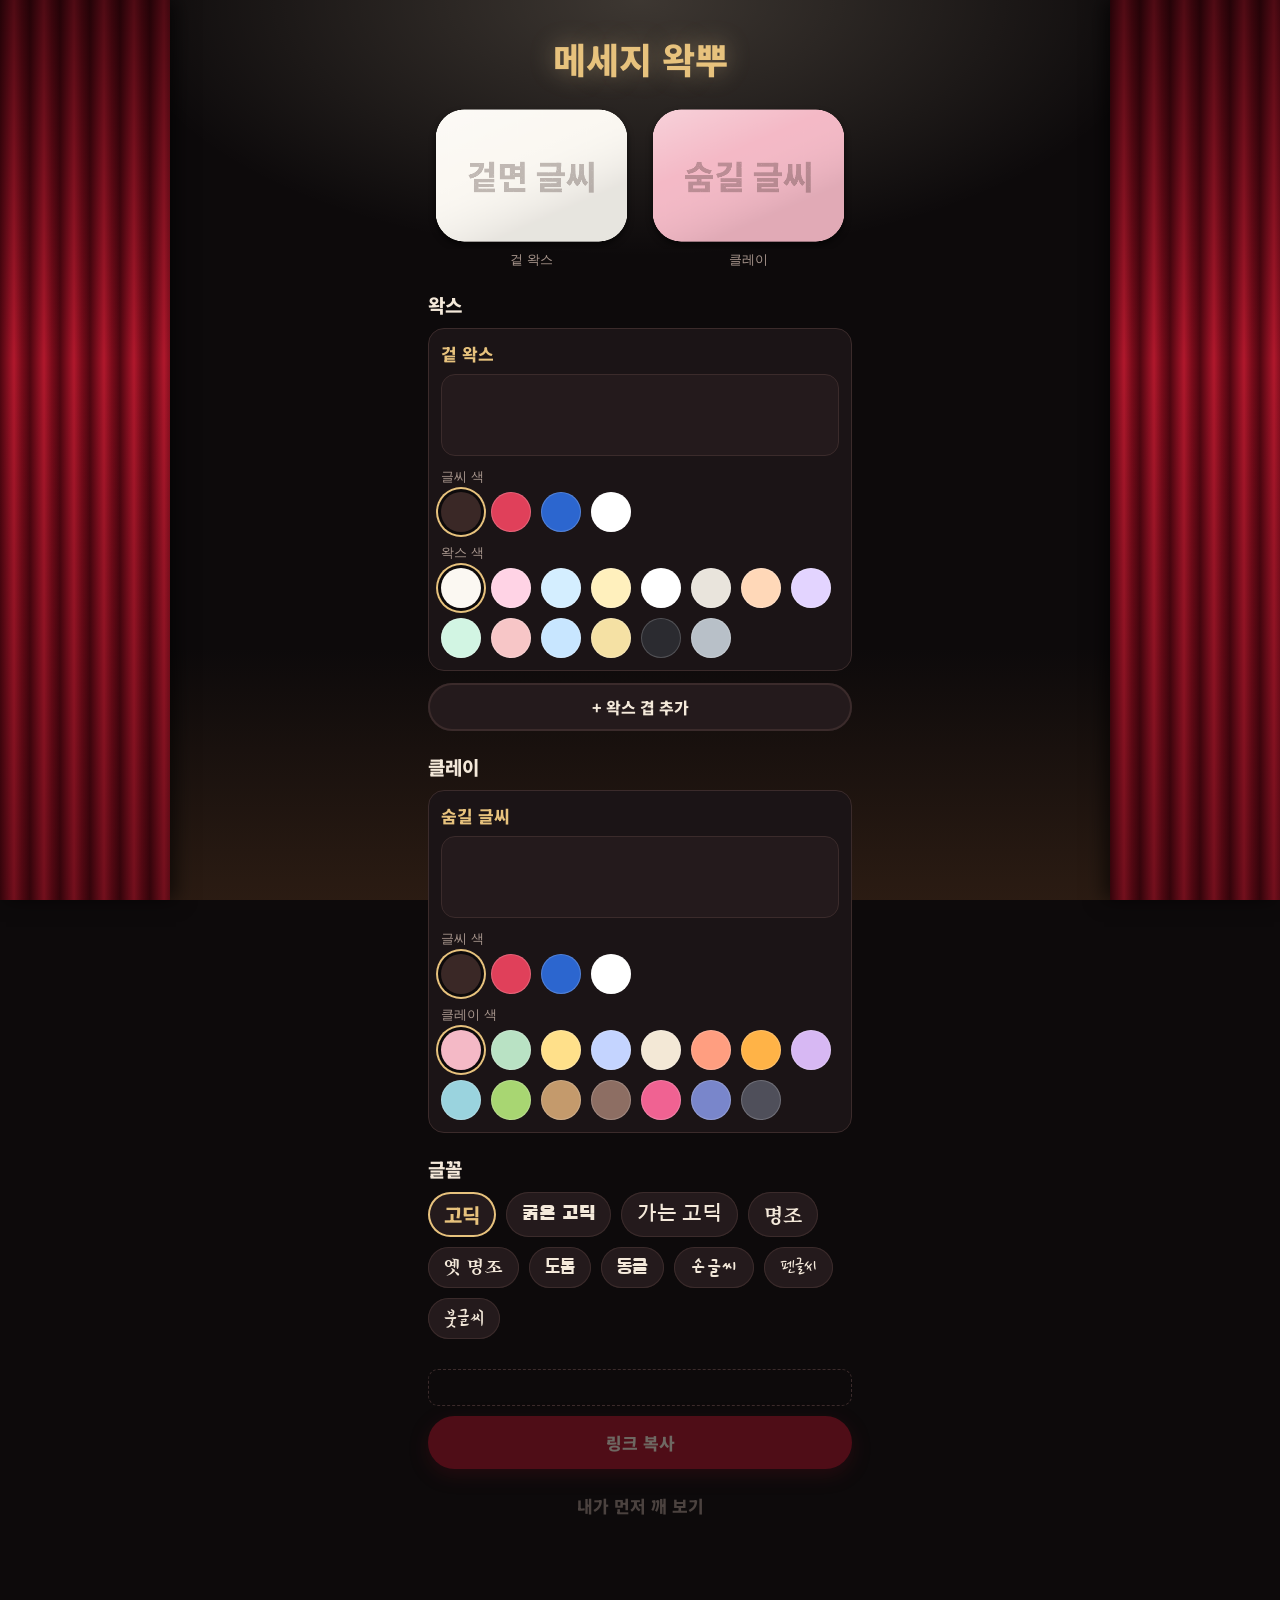
<file: index.html>
<!doctype html>
<html lang="ko">
<head>
  <meta charset="utf-8" />
  <meta name="viewport" content="width=device-width, initial-scale=1, viewport-fit=cover" />
  <title>메세지 왁뿌</title>
  <meta name="description" content="비누에 글씨를 쓰고 왁스로 덮어 보내요. 받은 사람이 왁스를 깨면 글씨가 나와요." />
  <link rel="preconnect" href="https://fonts.googleapis.com" />
  <link rel="preconnect" href="https://fonts.gstatic.com" crossorigin />
  <link rel="stylesheet" href="https://fonts.googleapis.com/css2?family=Black+Han+Sans&family=Do+Hyeon&family=Gaegu:wght@700&family=Gothic+A1:wght@600&family=Jua&family=Nanum+Pen+Script&family=Noto+Sans+KR:wght@800&family=Noto+Serif+KR:wght@700&family=Song+Myung&family=Yeon+Sung&display=swap" />
  <link rel="stylesheet" href="style.css" />
  <script type="importmap">
    {
      "imports": {
        "three": "https://cdn.jsdelivr.net/npm/three@0.160.0/build/three.module.js",
        "three/addons/": "https://cdn.jsdelivr.net/npm/three@0.160.0/examples/jsm/"
      }
    }
  </script>
</head>
<body>
  <!-- 작성 화면 -->
  <div class="curtain left" aria-hidden="true"></div>
  <div class="curtain right" aria-hidden="true"></div>
  <main id="compose" class="compose">
    <header class="brand">
      <h1>메세지 왁뿌</h1>
    </header>

    <p id="notice" class="notice" hidden>링크가 잘못됐어요. 새로 만들어 보세요.</p>

    <div id="previews" class="previews"></div>

    <section class="field">
      <h2 class="field-title">왁스</h2>
      <div id="layers" class="layers"></div>
      <button id="addLayer" type="button" class="secondary add-layer">+ 왁스 겹 추가</button>
    </section>

    <section class="field">
      <h2 class="field-title">클레이</h2>
      <div class="layer-card">
        <div class="layer-head"><b>숨길 글씨</b></div>
        <textarea id="clayText" class="text" rows="2" autocomplete="off" aria-label="숨길 글씨"></textarea>
        <div class="sub">글씨 색</div>
        <div id="inks" class="swatches"></div>
        <div class="sub">클레이 색</div>
        <div id="clays" class="swatches"></div>
      </div>
    </section>

    <section class="field">
      <h2 class="field-title">글꼴</h2>
      <div id="fonts" class="chips"></div>
    </section>
    <section class="actions">
      <input id="link" class="link" type="text" readonly aria-label="보낼 링크" />
      <button id="copy" class="primary" disabled>링크 복사</button>
      <button id="share" class="secondary" disabled hidden>공유하기</button>
      <button id="try" class="ghost" disabled>내가 먼저 깨 보기</button>
      <p id="toast" class="toast" role="status"></p>
    </section>
  </main>

  <!-- 깨기 화면 -->
  <div id="play" class="play">
    <canvas id="scene"></canvas>
    <div id="loading" class="loading"></div>
  </div>

  <script type="module" src="src/main.js"></script>
</body>
</html>
</file>
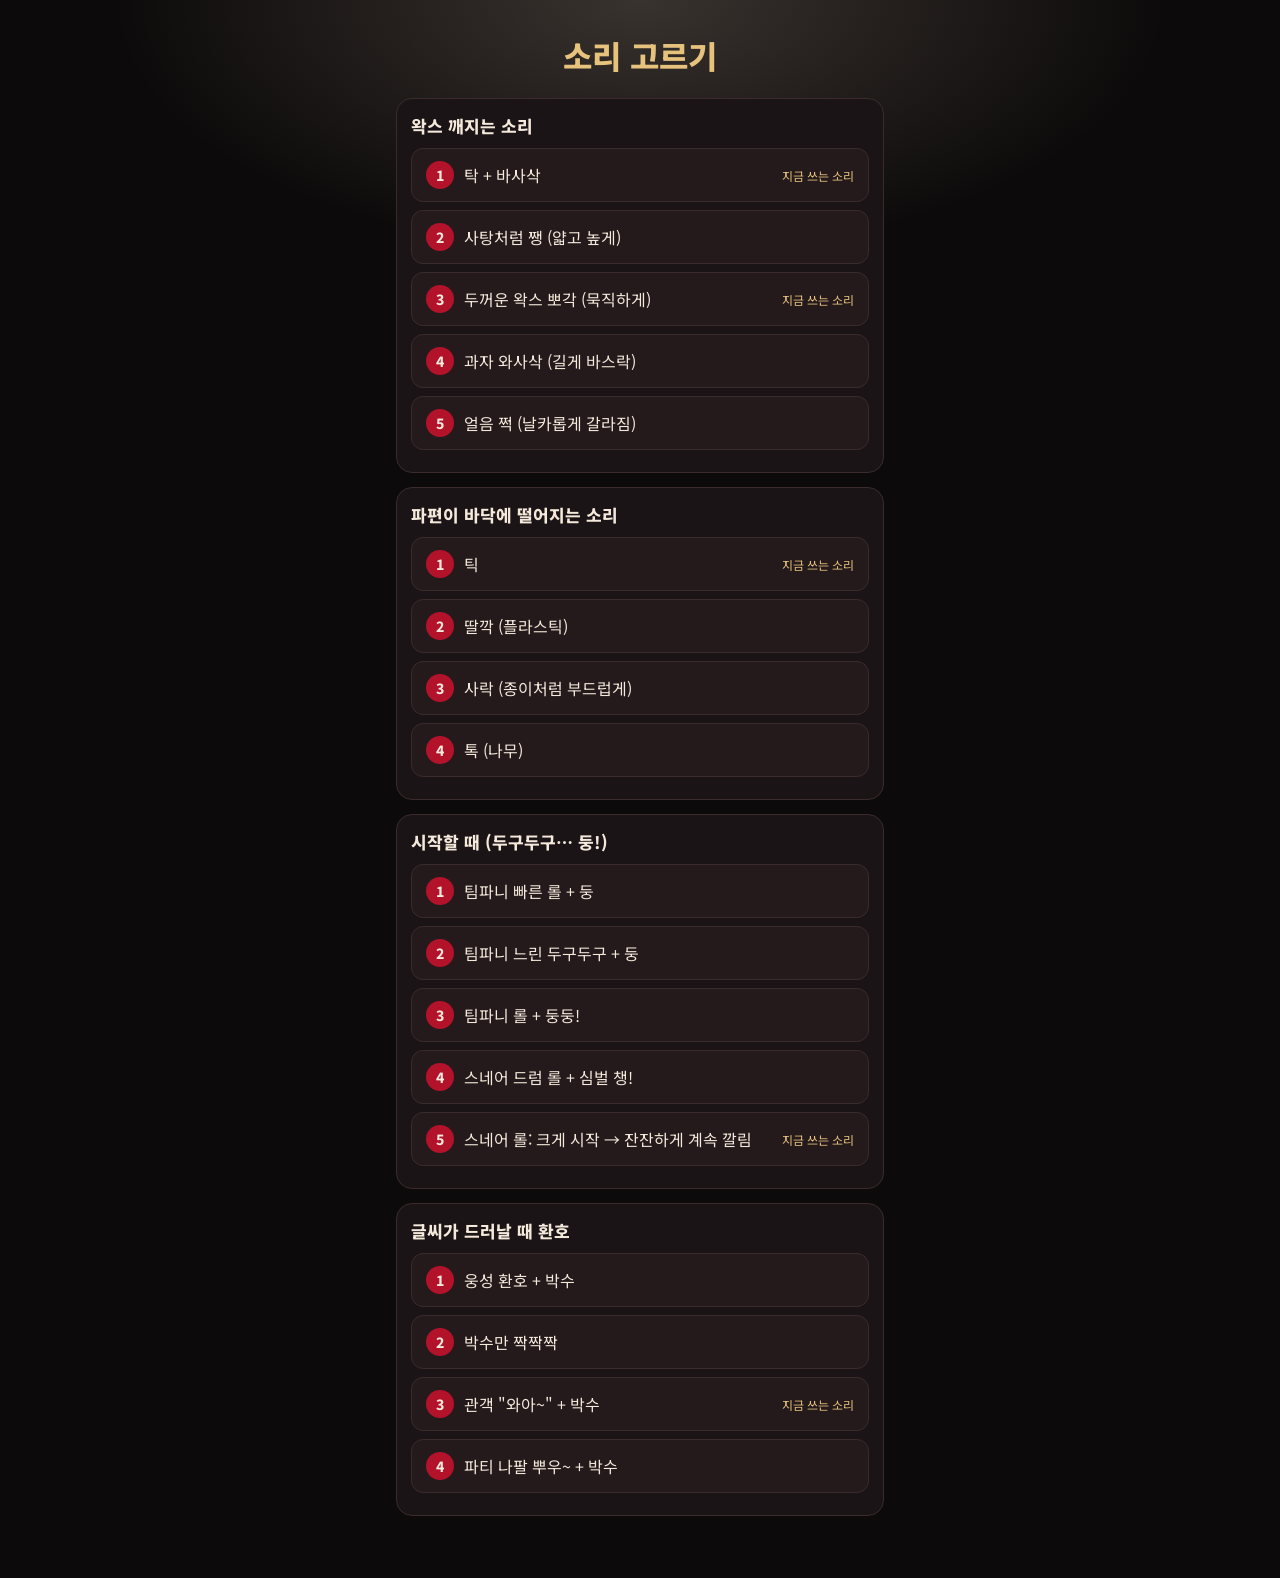
<file: sounds.html>
<!doctype html>
<html lang="ko">
<head>
  <meta charset="utf-8" />
  <meta name="viewport" content="width=device-width, initial-scale=1" />
  <title>소리 고르기</title>
  <link rel="stylesheet" href="https://fonts.googleapis.com/css2?family=Noto+Sans+KR:wght@400;800&display=swap" />
  <style>
    :root { --bg: #0d0a0b; --ink: #f4e9da; --muted: #a8968d; --gold: #e7c27d; --card: #1b1416; --line: #3b2b2b; --accent: #b3122b; }
    * { box-sizing: border-box; }
    body {
      margin: 0; color: var(--ink); font-family: 'Noto Sans KR', system-ui, sans-serif;
      background: radial-gradient(ellipse 55% 38% at 50% 0%, rgba(255, 236, 205, 0.18), transparent 75%), var(--bg);
      background-attachment: fixed;
    }
    main { max-width: 520px; margin: 0 auto; padding: 24px 16px 48px; }
    h1 { font-weight: 800; color: var(--gold); text-align: center; margin: 8px 0 20px; }
    section { background: var(--card); border: 1px solid var(--line); border-radius: 16px; padding: 14px; margin-bottom: 14px; }
    h2 { font-size: 17px; font-weight: 800; margin: 0 0 10px; }
    button {
      display: flex; align-items: center; gap: 10px; width: 100%; text-align: left;
      font: inherit; font-size: 16px; color: var(--ink); background: #241a1c;
      border: 1px solid var(--line); border-radius: 12px; padding: 12px 14px; margin-bottom: 8px; cursor: pointer;
    }
    button:active, button.playing { border-color: var(--gold); }
    .no { flex: none; width: 28px; height: 28px; border-radius: 50%; display: grid; place-items: center; background: var(--accent); font-weight: 800; font-size: 14px; }
    .now { margin-left: auto; font-size: 12px; color: var(--gold); }
  </style>
</head>
<body>
  <main>
    <h1>소리 고르기</h1>
    <div id="list"></div>
  </main>
  <script type="module">
    import { VARIANTS, toBuffer } from './src/sound-variants.js';
    import { CHOICE } from './src/sound.js';

    let ctx = null;
    const list = document.getElementById('list');
    for (const [key, group] of Object.entries(VARIANTS)) {
      const sec = document.createElement('section');
      const h = document.createElement('h2');
      h.textContent = group.title;
      sec.append(h);
      group.list.forEach((v, i) => {
        const b = document.createElement('button');
        b.innerHTML = `<span class="no">${i + 1}</span><span></span>`;
        b.children[1].textContent = v.name;
        if ([CHOICE[key]].flat().includes(i)) {
          const now = document.createElement('span');
          now.className = 'now';
          now.textContent = '지금 쓰는 소리';
          b.append(now);
        }
        b.addEventListener('click', () => {
          ctx ??= new (window.AudioContext || window.webkitAudioContext)();
          ctx.resume();
          const src = ctx.createBufferSource();
          src.buffer = toBuffer(ctx, v.make(ctx.sampleRate));
          src.connect(ctx.destination);
          src.start();
          b.classList.add('playing');
          src.onended = () => b.classList.remove('playing');
        });
        sec.append(b);
      });
      list.append(sec);
    }
  </script>
</body>
</html>
</file>
<file: style.css>
:root {
  /* 깨기 화면과 같은 무대 테마: 어두운 무대, 핀 조명, 빨간 커튼, 금빛 강조 */
  --bg: #0d0a0b;
  --ink: #f4e9da;
  --muted: #a8968d;
  --accent: #b3122b;
  --accent-ink: #fff4e4;
  --gold: #e7c27d;
  --card: #1b1416;
  --card2: #241a1c;
  --line: #3b2b2b;
  --title: 'Noto Sans KR', system-ui, sans-serif; /* 제목·안내 글씨는 고딕 */
}

* { box-sizing: border-box; }

html, body {
  margin: 0;
  min-height: 100%;
  color: var(--ink);
  font-family: system-ui, -apple-system, 'Apple SD Gothic Neo', sans-serif;
  -webkit-tap-highlight-color: transparent;
}
body {
  /* 위에서 내리꽂는 핀 조명 + 바닥 쪽 마루 빛 */
  background:
    radial-gradient(ellipse 55% 38% at 50% 0%, rgba(255, 236, 205, 0.2), transparent 75%),
    linear-gradient(180deg, transparent 72%, rgba(120, 72, 38, 0.28) 100%),
    var(--bg);
  background-attachment: fixed;
}

/* 양옆 빨간 커튼 */
.curtain {
  position: fixed;
  top: 0;
  bottom: 0;
  width: clamp(12px, calc((100vw - 540px) / 2), 170px);
  pointer-events: none;
  z-index: 0;
  background:
    linear-gradient(180deg, rgba(0, 0, 0, 0.55), rgba(0, 0, 0, 0) 40%, rgba(0, 0, 0, 0.35)),
    repeating-linear-gradient(90deg, #4e0610 0, #8e1022 9px, #b0182c 14px, #7a0c1b 22px, #4e0610 30px);
}
.curtain.left { left: 0; box-shadow: 6px 0 18px rgba(0, 0, 0, 0.6); }
.curtain.right { right: 0; box-shadow: -6px 0 18px rgba(0, 0, 0, 0.6); }
body.mode-play .curtain { display: none; }

button {
  font: inherit;
  font-family: var(--title);
  font-weight: 800;
  font-size: 17px;
  border: 0;
  border-radius: 999px;
  padding: 14px 20px;
  cursor: pointer;
}
button:disabled { opacity: 0.4; cursor: default; }
.primary { background: var(--accent); color: var(--accent-ink); box-shadow: 0 6px 18px rgba(179, 18, 43, 0.35); }
.secondary { background: var(--card2); color: var(--ink); box-shadow: inset 0 0 0 2px var(--line); }
.ghost { background: transparent; color: var(--muted); }

/* 모드 전환 */
.compose, .play { display: none; }
body.mode-compose .compose { display: block; }
body.mode-play .play { display: block; }
body.mode-play {
  overflow: hidden;
  overscroll-behavior: none;
  background: #0d0a0b;
  /* 꾹 눌러 깨는 화면이라 글자 선택·복사 메뉴·길게 누르기 메뉴를 끈다 (아이폰) */
  -webkit-user-select: none;
  user-select: none;
  -webkit-touch-callout: none;
}

/* 작성 화면 */
.compose {
  position: relative;
  z-index: 1;
  max-width: 480px;
  margin: 0 auto;
  padding: 28px 28px calc(36px + env(safe-area-inset-bottom));
}
.brand { text-align: center; }
.brand h1 {
  font-family: var(--title);
  font-weight: 800;
  font-size: 36px;
  margin: 4px 0 6px;
  color: var(--gold);
  text-shadow: 0 0 24px rgba(255, 220, 160, 0.35);
}
.brand p { margin: 0; color: var(--muted); line-height: 1.5; font-size: 15px; }
.notice { background: #3a1418; color: var(--ink); border-radius: 12px; padding: 10px 14px; text-align: center; }

.previews { display: grid; grid-template-columns: 1fr 1fr; gap: 10px; margin: 18px 0 8px; }
.previews figure { margin: 0; }
.previews canvas { display: block; width: 100%; height: auto; }
.previews figcaption { text-align: center; font-size: 13px; color: var(--muted); margin-top: 2px; }

.layers { display: flex; flex-direction: column; gap: 12px; }
.layer-card { background: var(--card); border: 1px solid var(--line); border-radius: 16px; padding: 12px; }
.layer-head { display: flex; justify-content: space-between; align-items: center; margin-bottom: 8px; }
.layer-head b { font-family: var(--title); font-weight: 800; font-size: 17px; color: var(--gold); }
.layer-head button { font-size: 14px; padding: 6px 12px; }
.layer-card .swatches { margin-top: 4px; }
.add-layer { width: 100%; margin-top: 12px; font-size: 16px; padding: 12px; }

.field { margin: 22px 0; }
.field-title { display: block; font-family: var(--title); font-weight: 800; font-size: 19px; margin: 0 0 10px; color: var(--ink); }
.field-title small { font-family: system-ui, sans-serif; font-size: 13px; color: var(--muted); margin-left: 6px; }

.line { position: relative; margin-bottom: 8px; }
.line input {
  width: 100%;
  font-size: 20px;
  padding: 12px 16px;
  border: 1px solid var(--line);
  border-radius: 14px;
  background: var(--card2);
  color: var(--ink);
  outline: none;
}
.line input::placeholder, textarea.text::placeholder { color: #6f5f5a; }
textarea.text {
  display: block;
  width: 100%;
  font: inherit;
  font-size: 20px;
  line-height: 1.4;
  padding: 12px 16px;
  border: 1px solid var(--line);
  border-radius: 14px;
  background: var(--card2);
  color: var(--ink);
  outline: none;
  resize: none;
  overflow: hidden;
}
textarea.text:focus { border-color: var(--gold); box-shadow: 0 0 0 3px rgba(231, 194, 125, 0.18); }
.sub { font-size: 13px; color: var(--muted); margin: 12px 0 6px; }
.line input:focus { border-color: var(--gold); box-shadow: 0 0 0 3px rgba(231, 194, 125, 0.18); }
.count { position: absolute; right: 14px; top: 50%; transform: translateY(-50%); color: var(--muted); font-size: 13px; }

.chips, .swatches { display: flex; flex-wrap: wrap; gap: 10px; }
.chips button {
  font-size: 20px;
  padding: 8px 16px;
  background: var(--card2);
  color: var(--ink);
  box-shadow: inset 0 0 0 1px var(--line);
}
.chips button.on { box-shadow: inset 0 0 0 2px var(--gold); color: var(--gold); }
.swatches button {
  width: 40px;
  height: 40px;
  padding: 0;
  box-shadow: inset 0 0 0 1px rgba(255, 255, 255, 0.18);
}
.swatches button.on { box-shadow: 0 0 0 3px var(--bg), 0 0 0 5px var(--gold); }

.actions { display: flex; flex-direction: column; gap: 10px; margin-top: 30px; }
.link {
  width: 100%;
  font-size: 13px;
  padding: 10px 12px;
  border: 1px dashed var(--line);
  border-radius: 10px;
  background: transparent;
  color: var(--muted);
}
.toast { min-height: 1.4em; margin: 0; text-align: center; color: var(--gold); font-family: var(--title); font-weight: 800; }

/* 깨기 화면 */
.play { position: fixed; inset: 0; }
#scene { display: block; width: 100%; height: 100%; touch-action: none; }
.loading {
  position: absolute; inset: 0;
  display: grid; place-items: center;
  font-family: var(--title); font-size: 20px; color: #b9a9a4;
  background: #0d0a0b;
  transition: opacity 0.4s;
}
.loading.gone { opacity: 0; pointer-events: none; }
</file>
